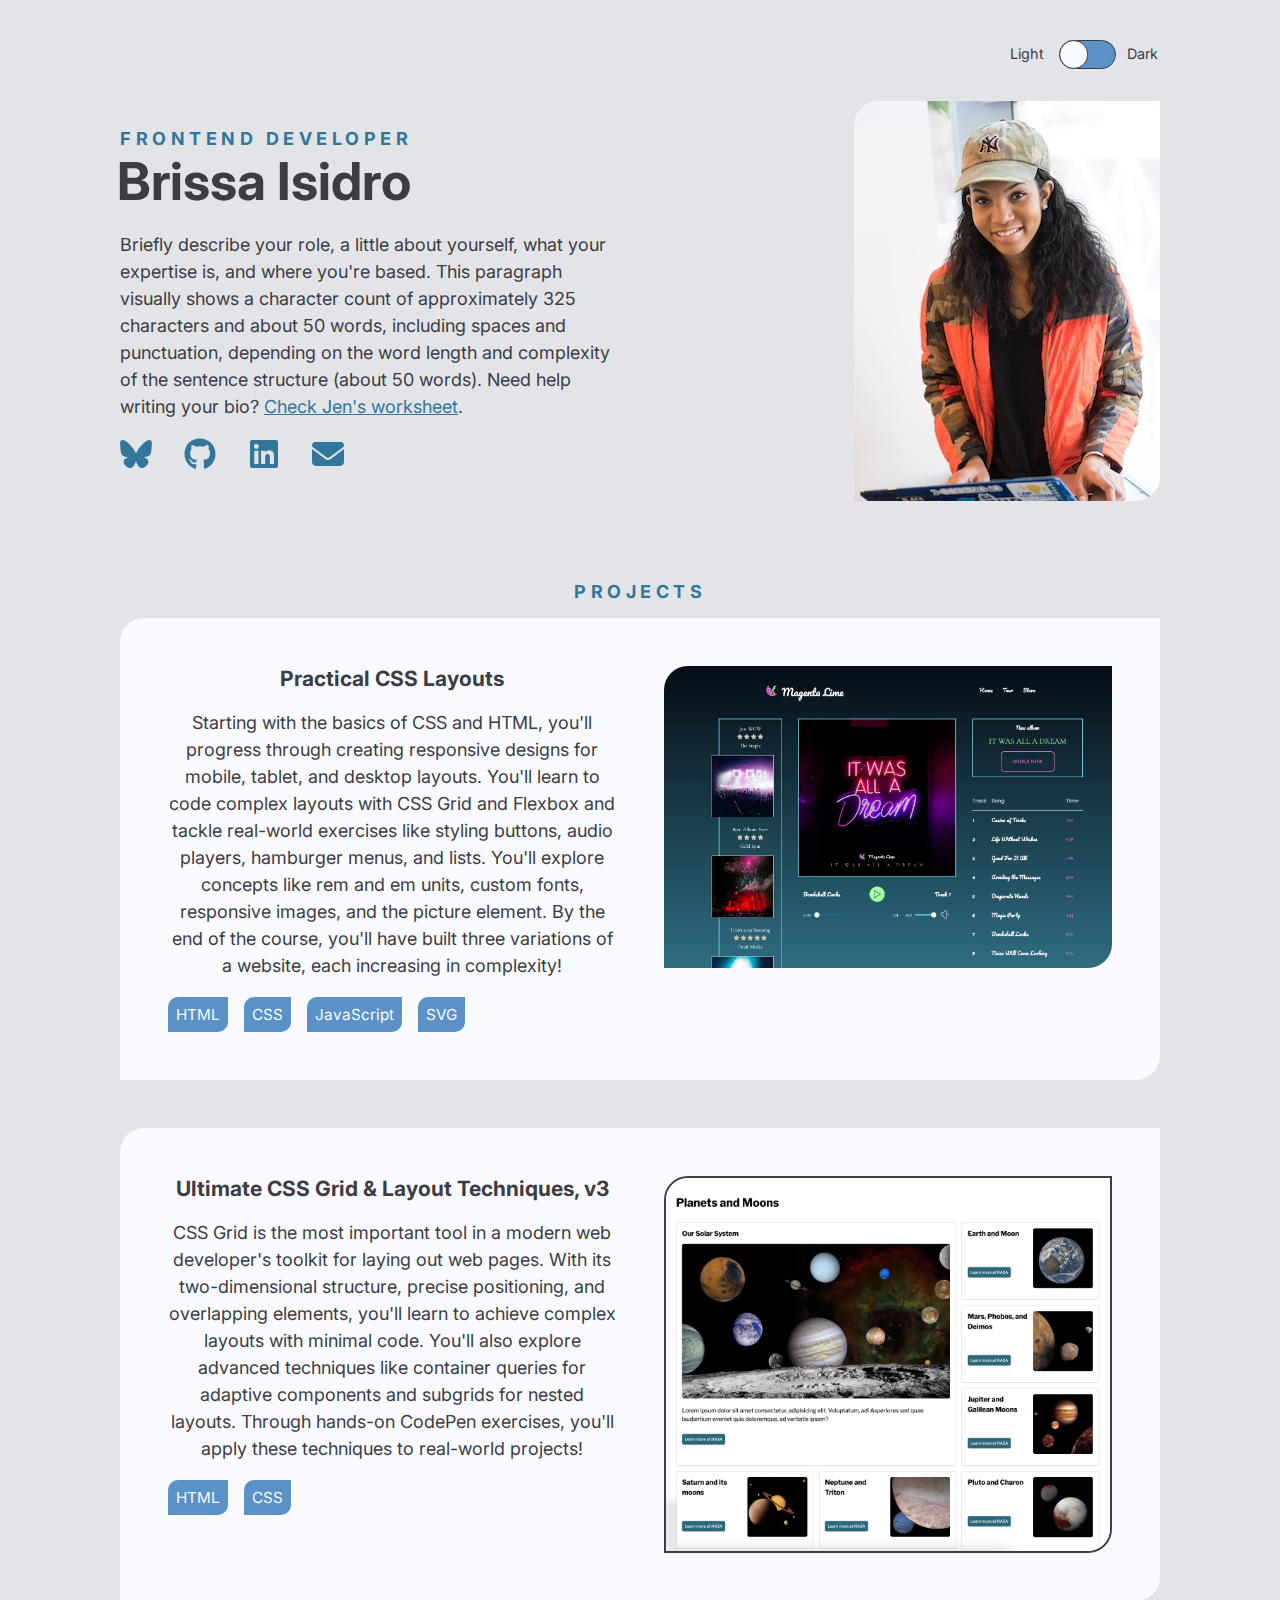
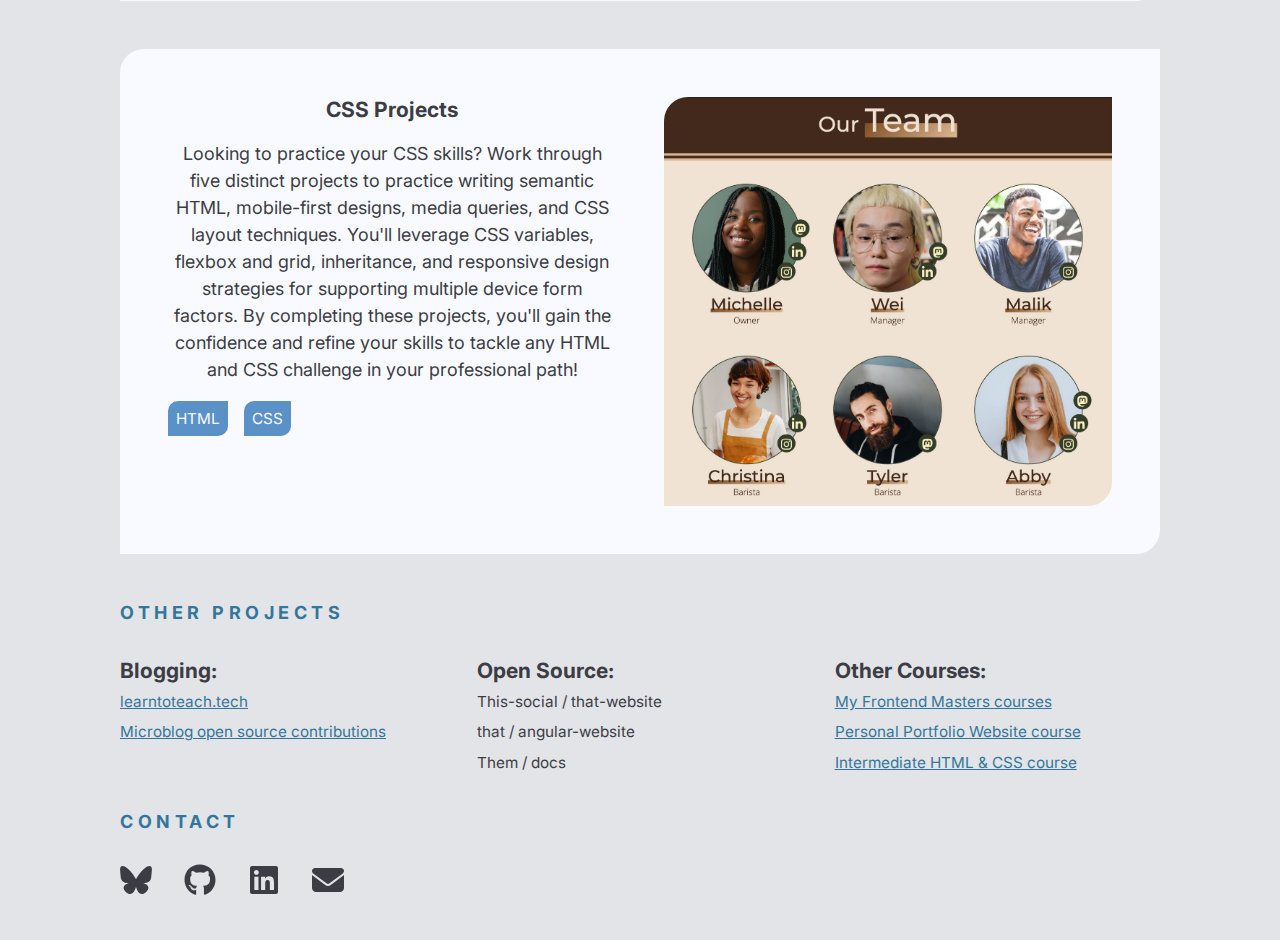
<file: portfolio-mockup/index.html>
<!DOCTYPE html>

<html lang="en">
  <head>
    <meta charset="UTF-8" />
    <meta name="viewport" content="width=device-width, initial-scale=1.0" />
    <title>Mockup Portfolio</title>

    <!-- Import fonts -->
    <link rel="preconnect" href="https://fonts.googleapis.com" />
    <link rel="preconnect" href="https://fonts.gstatic.com" crossorigin />
    <link
      href="https://fonts.googleapis.com/css2?family=Inter:ital,opsz,wght@0,14..32,100..900;1,14..32,100..900&display=swap"
      rel="stylesheet"
    />

    <!-- Import stylesheet -->
    <link rel="stylesheet" href="styles.css" />
  </head>

  <body>
    <div class="wrapper">
      <header>
        <!-- Light Dark Switch -->
        <fieldset id="mode-switcher" class="radio-switch">
          <legend>Select a color mode:</legend>
          <input
            type="radio"
            id="light"
            name="color-scheme"
            value="light"
            checked
          />
          <label for="light">Light</label>
          <input type="radio" id="dark" name="color-scheme" value="dark" />
          <label for="dark">Dark</label>
        </fieldset>
      </header>

      <article class="main-article">
        <!-- Text content and social icons -->
        <div class="text">
          <!-- My role -->
          <h2>Frontend Developer</h2>
          <!-- My name -->
          <h1>Brissa Isidro</h1>
          <!-- About me -->
          <p>
            Briefly describe your role, a little about yourself, what your
            expertise is, and where you're based. This paragraph visually shows
            a character count of approximately 325 characters and about 50
            words, including spaces and punctuation, depending on the word
            length and complexity of the sentence structure (about 50 words).
            Need help writing your bio?
            <a
              href="https://docs.google.com/document/d/1D8jbwHegkmxopPcPBbvtAPEzJ_O0KEl4dmAL00BL81o/edit?usp=sharing"
              target="_blank"
              >Check Jen's worksheet</a
            >.
          </p>

          <!-- Social Icons -->
          <ul class="icons">
            <li>
              <a href="#">
                <svg xmlns="http://www.w3.org/2000/svg" viewBox="0 0 512 512">
                  <!--!Font Awesome Free 6.7.2 by @fontawesome - https://fontawesome.com License - https://fontawesome.com/license/free Copyright 2025 Fonticons, Inc.-->
                  <title>Bluesky</title>
                  <path
                    d="M111.8 62.2C170.2 105.9 233 194.7 256 242.4c23-47.6 85.8-136.4 144.2-180.2c42.1-31.6 110.3-56 110.3 21.8c0 15.5-8.9 130.5-14.1 149.2C478.2 298 412 314.6 353.1 304.5c102.9 17.5 129.1 75.5 72.5 133.5c-107.4 110.2-154.3-27.6-166.3-62.9l0 0c-1.7-4.9-2.6-7.8-3.3-7.8s-1.6 3-3.3 7.8l0 0c-12 35.3-59 173.1-166.3 62.9c-56.5-58-30.4-116 72.5-133.5C100 314.6 33.8 298 15.7 233.1C10.4 214.4 1.5 99.4 1.5 83.9c0-77.8 68.2-53.4 110.3-21.8z"
                    class="social"
                  />
                </svg>
              </a>
            </li>
            <li>
              <a href="#">
                <svg xmlns="http://www.w3.org/2000/svg" viewBox="0 0 496 512">
                  <!--!Font Awesome Free 6.7.2 by @fontawesome - https://fontawesome.com License - https://fontawesome.com/license/free Copyright 2025 Fonticons, Inc.-->
                  <title>GitHub</title>
                  <path
                    d="M165.9 397.4c0 2-2.3 3.6-5.2 3.6-3.3 .3-5.6-1.3-5.6-3.6 0-2 2.3-3.6 5.2-3.6 3-.3 5.6 1.3 5.6 3.6zm-31.1-4.5c-.7 2 1.3 4.3 4.3 4.9 2.6 1 5.6 0 6.2-2s-1.3-4.3-4.3-5.2c-2.6-.7-5.5 .3-6.2 2.3zm44.2-1.7c-2.9 .7-4.9 2.6-4.6 4.9 .3 2 2.9 3.3 5.9 2.6 2.9-.7 4.9-2.6 4.6-4.6-.3-1.9-3-3.2-5.9-2.9zM244.8 8C106.1 8 0 113.3 0 252c0 110.9 69.8 205.8 169.5 239.2 12.8 2.3 17.3-5.6 17.3-12.1 0-6.2-.3-40.4-.3-61.4 0 0-70 15-84.7-29.8 0 0-11.4-29.1-27.8-36.6 0 0-22.9-15.7 1.6-15.4 0 0 24.9 2 38.6 25.8 21.9 38.6 58.6 27.5 72.9 20.9 2.3-16 8.8-27.1 16-33.7-55.9-6.2-112.3-14.3-112.3-110.5 0-27.5 7.6-41.3 23.6-58.9-2.6-6.5-11.1-33.3 2.6-67.9 20.9-6.5 69 27 69 27 20-5.6 41.5-8.5 62.8-8.5s42.8 2.9 62.8 8.5c0 0 48.1-33.6 69-27 13.7 34.7 5.2 61.4 2.6 67.9 16 17.7 25.8 31.5 25.8 58.9 0 96.5-58.9 104.2-114.8 110.5 9.2 7.9 17 22.9 17 46.4 0 33.7-.3 75.4-.3 83.6 0 6.5 4.6 14.4 17.3 12.1C428.2 457.8 496 362.9 496 252 496 113.3 383.5 8 244.8 8zM97.2 352.9c-1.3 1-1 3.3 .7 5.2 1.6 1.6 3.9 2.3 5.2 1 1.3-1 1-3.3-.7-5.2-1.6-1.6-3.9-2.3-5.2-1zm-10.8-8.1c-.7 1.3 .3 2.9 2.3 3.9 1.6 1 3.6 .7 4.3-.7 .7-1.3-.3-2.9-2.3-3.9-2-.6-3.6-.3-4.3 .7zm32.4 35.6c-1.6 1.3-1 4.3 1.3 6.2 2.3 2.3 5.2 2.6 6.5 1 1.3-1.3 .7-4.3-1.3-6.2-2.2-2.3-5.2-2.6-6.5-1zm-11.4-14.7c-1.6 1-1.6 3.6 0 5.9 1.6 2.3 4.3 3.3 5.6 2.3 1.6-1.3 1.6-3.9 0-6.2-1.4-2.3-4-3.3-5.6-2z"
                    class="social"
                  />
                </svg>
              </a>
            </li>
            <li>
              <a href="#">
                <svg xmlns="http://www.w3.org/2000/svg" viewBox="0 0 448 512">
                  <!--!Font Awesome Free 6.7.2 by @fontawesome - https://fontawesome.com License - https://fontawesome.com/license/free Copyright 2025 Fonticons, Inc.-->
                  <title>LinkedIn</title>
                  <path
                    d="M416 32H31.9C14.3 32 0 46.5 0 64.3v383.4C0 465.5 14.3 480 31.9 480H416c17.6 0 32-14.5 32-32.3V64.3c0-17.8-14.4-32.3-32-32.3zM135.4 416H69V202.2h66.5V416zm-33.2-243c-21.3 0-38.5-17.3-38.5-38.5S80.9 96 102.2 96c21.2 0 38.5 17.3 38.5 38.5 0 21.3-17.2 38.5-38.5 38.5zm282.1 243h-66.4V312c0-24.8-.5-56.7-34.5-56.7-34.6 0-39.9 27-39.9 54.9V416h-66.4V202.2h63.7v29.2h.9c8.9-16.8 30.6-34.5 62.9-34.5 67.2 0 79.7 44.3 79.7 101.9V416z"
                    class="social"
                  />
                </svg>
              </a>
            </li>
            <li>
              <a href="#">
                <svg xmlns="http://www.w3.org/2000/svg" viewBox="0 0 512 512">
                  <!--!Font Awesome Free 6.7.2 by @fontawesome - https://fontawesome.com License - https://fontawesome.com/license/free Copyright 2025 Fonticons, Inc.-->
                  <title>Mail</title>
                  <path
                    d="M48 64C21.5 64 0 85.5 0 112c0 15.1 7.1 29.3 19.2 38.4L236.8 313.6c11.4 8.5 27 8.5 38.4 0L492.8 150.4c12.1-9.1 19.2-23.3 19.2-38.4c0-26.5-21.5-48-48-48L48 64zM0 176L0 384c0 35.3 28.7 64 64 64l384 0c35.3 0 64-28.7 64-64l0-208L294.4 339.2c-22.8 17.1-54 17.1-76.8 0L0 176z"
                    class="social"
                  />
                </svg>
              </a>
            </li>
          </ul>
        </div>

        <!-- Profile Image -->
        <img src="./assets/fem-brissa.jpg" alt="Brissa Isidro." />
      </article>

      <main>
        <h2>Projects</h2>
        <div class="projects">
          <article class="project">
            <div class="text">
              <h3>Practical CSS Layouts</h3>
              <p>
                Starting with the basics of CSS and HTML, you'll progress
                through creating responsive designs for mobile, tablet, and
                desktop layouts. You'll learn to code complex layouts with CSS
                Grid and Flexbox and tackle real-world exercises like styling
                buttons, audio players, hamburger menus, and lists. You'll
                explore concepts like rem and em units, custom fonts, responsive
                images, and the picture element. By the end of the course,
                you'll have built three variations of a website, each increasing
                in complexity!
              </p>
              <ul>
                <li>HTML</li>
                <li>CSS</li>
                <li>JavaScript</li>
                <li>SVG</li>
              </ul>
            </div>
            <img
              src="./assets/fem-maglime.jpg"
              alt="Magenta Lime layout, featuring albums, reviews, a playlist, and an audio interface."
            />
          </article>

          <article class="project">
            <div class="text">
              <h3>Ultimate CSS Grid & Layout Techniques, v3</h3>
              <p>
                CSS Grid is the most important tool in a modern web developer's
                toolkit for laying out web pages. With its two-dimensional
                structure, precise positioning, and overlapping elements, you'll
                learn to achieve complex layouts with minimal code. You'll also
                explore advanced techniques like container queries for adaptive
                components and subgrids for nested layouts. Through hands-on
                CodePen exercises, you'll apply these techniques to real-world
                projects!
              </p>
              <ul>
                <li>HTML</li>
                <li>CSS</li>
              </ul>
            </div>
            <img
              src="./assets/fem-grid.jpg"
              alt="Grid-based layout with 3 columns and 4 rows, some merged, featuring planets and moons."
              class="img-border"
            />
          </article>

          <article class="project">
            <div class="text">
              <h3>CSS Projects</h3>
              <p>
                Looking to practice your CSS skills? Work through five distinct
                projects to practice writing semantic HTML, mobile-first
                designs, media queries, and CSS layout techniques. You'll
                leverage CSS variables, flexbox and grid, inheritance, and
                responsive design strategies for supporting multiple device form
                factors. By completing these projects, you'll gain the
                confidence and refine your skills to tackle any HTML and CSS
                challenge in your professional path!
              </p>
              <ul>
                <li>HTML</li>
                <li>CSS</li>
              </ul>
            </div>
            <img
              src="./assets/fem-projects.jpg"
              alt="Our Team page featuring 6 images of people in 2 rows with social media icons overlapping each image."
            />
          </article>
        </div>
      </main>

      <footer>
        <h2>Other Projects</h2>

        <div class="footer-text">
          <div class="footer-text-box">
            <h3>Blogging:</h3>
            <ul>
              <li>
                <a href="https://learntoteach.tech/" target="_blank">
                  learntoteach.tech
                </a>
              </li>
              <li>
                <a href="https://github.com/microdotblog" target="_blank">
                  Microblog open source contributions
                </a>
              </li>
            </ul>
          </div>

          <div class="footer-text-box">
            <h3>Open Source:</h3>
            <ul>
              <li>This-social / that-website</li>
              <li>that / angular-website</li>
              <li>Them / docs</li>
            </ul>
          </div>

          <div class="footer-text-box">
            <h3>Other Courses:</h3>
            <ul>
              <li>
                <a
                  href="https://frontendmasters.com/teachers/jen-kramer/"
                  target="_blank"
                >
                  My Frontend Masters courses
                </a>
              </li>
              <li>
                <a
                  href="https://frontendmasters.com/courses/portfolio-website/"
                  target="_blank"
                >
                  Personal Portfolio Website course
                </a>
              </li>
              <li>
                <a
                  href="https://frontendmasters.com/courses/intermediate-html-css/"
                  target="_blank"
                >
                  Intermediate HTML &amp; CSS course
                </a>
              </li>
            </ul>
          </div>
        </div>

        <h2>Contact</h2>

        <ul class="icons">
          <li>
            <a href="https://bsky.app/profile/jenkramer.org" target="_blank">
              <svg xmlns="http://www.w3.org/2000/svg" viewBox="0 0 512 512">
                <!--!Font Awesome Free 6.7.2 by @fontawesome - https://fontawesome.com License - https://fontawesome.com/license/free Copyright 2025 Fonticons, Inc.-->
                <title>Bluesky</title>
                <path
                  d="M111.8 62.2C170.2 105.9 233 194.7 256 242.4c23-47.6 85.8-136.4 144.2-180.2c42.1-31.6 110.3-56 110.3 21.8c0 15.5-8.9 130.5-14.1 149.2C478.2 298 412 314.6 353.1 304.5c102.9 17.5 129.1 75.5 72.5 133.5c-107.4 110.2-154.3-27.6-166.3-62.9l0 0c-1.7-4.9-2.6-7.8-3.3-7.8s-1.6 3-3.3 7.8l0 0c-12 35.3-59 173.1-166.3 62.9c-56.5-58-30.4-116 72.5-133.5C100 314.6 33.8 298 15.7 233.1C10.4 214.4 1.5 99.4 1.5 83.9c0-77.8 68.2-53.4 110.3-21.8z"
                  class="social"
                />
              </svg>
            </a>
          </li>
          <li>
            <a href="https://www.github.com/jen4web" target="_blank">
              <svg xmlns="http://www.w3.org/2000/svg" viewBox="0 0 496 512">
                <!--!Font Awesome Free 6.7.2 by @fontawesome - https://fontawesome.com License - https://fontawesome.com/license/free Copyright 2025 Fonticons, Inc.-->
                <title>GitHub</title>
                <path
                  d="M165.9 397.4c0 2-2.3 3.6-5.2 3.6-3.3 .3-5.6-1.3-5.6-3.6 0-2 2.3-3.6 5.2-3.6 3-.3 5.6 1.3 5.6 3.6zm-31.1-4.5c-.7 2 1.3 4.3 4.3 4.9 2.6 1 5.6 0 6.2-2s-1.3-4.3-4.3-5.2c-2.6-.7-5.5 .3-6.2 2.3zm44.2-1.7c-2.9 .7-4.9 2.6-4.6 4.9 .3 2 2.9 3.3 5.9 2.6 2.9-.7 4.9-2.6 4.6-4.6-.3-1.9-3-3.2-5.9-2.9zM244.8 8C106.1 8 0 113.3 0 252c0 110.9 69.8 205.8 169.5 239.2 12.8 2.3 17.3-5.6 17.3-12.1 0-6.2-.3-40.4-.3-61.4 0 0-70 15-84.7-29.8 0 0-11.4-29.1-27.8-36.6 0 0-22.9-15.7 1.6-15.4 0 0 24.9 2 38.6 25.8 21.9 38.6 58.6 27.5 72.9 20.9 2.3-16 8.8-27.1 16-33.7-55.9-6.2-112.3-14.3-112.3-110.5 0-27.5 7.6-41.3 23.6-58.9-2.6-6.5-11.1-33.3 2.6-67.9 20.9-6.5 69 27 69 27 20-5.6 41.5-8.5 62.8-8.5s42.8 2.9 62.8 8.5c0 0 48.1-33.6 69-27 13.7 34.7 5.2 61.4 2.6 67.9 16 17.7 25.8 31.5 25.8 58.9 0 96.5-58.9 104.2-114.8 110.5 9.2 7.9 17 22.9 17 46.4 0 33.7-.3 75.4-.3 83.6 0 6.5 4.6 14.4 17.3 12.1C428.2 457.8 496 362.9 496 252 496 113.3 383.5 8 244.8 8zM97.2 352.9c-1.3 1-1 3.3 .7 5.2 1.6 1.6 3.9 2.3 5.2 1 1.3-1 1-3.3-.7-5.2-1.6-1.6-3.9-2.3-5.2-1zm-10.8-8.1c-.7 1.3 .3 2.9 2.3 3.9 1.6 1 3.6 .7 4.3-.7 .7-1.3-.3-2.9-2.3-3.9-2-.6-3.6-.3-4.3 .7zm32.4 35.6c-1.6 1.3-1 4.3 1.3 6.2 2.3 2.3 5.2 2.6 6.5 1 1.3-1.3 .7-4.3-1.3-6.2-2.2-2.3-5.2-2.6-6.5-1zm-11.4-14.7c-1.6 1-1.6 3.6 0 5.9 1.6 2.3 4.3 3.3 5.6 2.3 1.6-1.3 1.6-3.9 0-6.2-1.4-2.3-4-3.3-5.6-2z"
                  class="social"
                />
              </svg>
            </a>
          </li>
          <li>
            <a href="https://www.linkedin.com/in/jen4web" target="_blank">
              <svg xmlns="http://www.w3.org/2000/svg" viewBox="0 0 448 512">
                <!--!Font Awesome Free 6.7.2 by @fontawesome - https://fontawesome.com License - https://fontawesome.com/license/free Copyright 2025 Fonticons, Inc.-->
                <title>LinkedIn</title>
                <path
                  d="M416 32H31.9C14.3 32 0 46.5 0 64.3v383.4C0 465.5 14.3 480 31.9 480H416c17.6 0 32-14.5 32-32.3V64.3c0-17.8-14.4-32.3-32-32.3zM135.4 416H69V202.2h66.5V416zm-33.2-243c-21.3 0-38.5-17.3-38.5-38.5S80.9 96 102.2 96c21.2 0 38.5 17.3 38.5 38.5 0 21.3-17.2 38.5-38.5 38.5zm282.1 243h-66.4V312c0-24.8-.5-56.7-34.5-56.7-34.6 0-39.9 27-39.9 54.9V416h-66.4V202.2h63.7v29.2h.9c8.9-16.8 30.6-34.5 62.9-34.5 67.2 0 79.7 44.3 79.7 101.9V416z"
                  class="social"
                />
              </svg>
            </a>
          </li>
          <li>
            <a href="mailto:brissa@example.com">
              <svg xmlns="http://www.w3.org/2000/svg" viewBox="0 0 512 512">
                <!--!Font Awesome Free 6.7.2 by @fontawesome - https://fontawesome.com License - https://fontawesome.com/license/free Copyright 2025 Fonticons, Inc.-->
                <title>Mail</title>
                <path
                  d="M48 64C21.5 64 0 85.5 0 112c0 15.1 7.1 29.3 19.2 38.4L236.8 313.6c11.4 8.5 27 8.5 38.4 0L492.8 150.4c12.1-9.1 19.2-23.3 19.2-38.4c0-26.5-21.5-48-48-48L48 64zM0 176L0 384c0 35.3 28.7 64 64 64l384 0c35.3 0 64-28.7 64-64l0-208L294.4 339.2c-22.8 17.1-54 17.1-76.8 0L0 176z"
                  class="social"
                />
              </svg>
            </a>
          </li>
        </ul>
      </footer>
    </div>
  </body>
</html>
</file>
<file: portfolio-mockup/styles.css>
/* Starting variables for the site. */
:root {
  /* colors */
  --white: #f9faff;
  --platinum: #e3e4e8;
  --windsurfing: #32779b;
  --marina: #5a91c7;
  --gray: #9a9a9a;
  --onyx: #3c3d44;
  --charcoal: #343c47;
  --ld-bkgd: light-dark(var(--platinum), var(--charcoal));
  --ld-text: light-dark(var(--onyx), var(--white));
  --ld-projects: light-dark(var(--white), #2e313d);
  --ld-blue: light-dark(var(--windsurfing), #6dadd0);
  /* border radius */
  --corners: 24px 0;
  --corners-sm: 10px 0;
  /* font */
  --base-font-size: 1rem;
}

/* Set the box sizing to border-box for layouts. */
html {
  box-sizing: border-box;
  color-scheme: light dark;
}

html:has(#mode-switcher #light:checked) {
  color-scheme: light;
}
html:has(#mode-switcher #dark:checked) {
  color-scheme: dark;
}

*,
*::before,
*::after {
  box-sizing: inherit;
}

/* Basic page set to our font size and font family. */
body {
  font-size: var(--base-font-size);
  font-family: "Inter", sans-serif;
  background-color: var(--ld-bkgd);
  color: var(--ld-text);
}

/* Main wrapper styling. */
.wrapper {
  max-width: 1200px;
  margin: 0 auto;
  padding: 1rem;
}

/* Header styling. */
h1,
h2,
h3,
h4,
h5,
h6 {
  margin: 0;
}

h1 {
  font-size: calc(var(--base-font-size) * 2.9);
}

h2 {
  font-size: calc(var(--base-font-size));
  text-transform: uppercase;
  color: var(--ld-blue);
  letter-spacing: 0.25em;
}

/* Text element styling. */
p {
  line-height: 1.5;
}

a {
  color: var(--ld-blue);
}
a:hover {
  color: var(--marina);
}

/* Make sure images don't exceed the width of the window. */
img {
  max-width: 100%;
  border-radius: var(--corners);
}

/* svg social icon bar */
.icons {
  list-style-type: none;
  margin: 0;
  padding: 0;
  display: flex;
  flex-flow: row wrap;
  align-items: flex-end;
  justify-content: center;
  gap: 2rem;
}

ul svg {
  width: 32px;
  height: 32px;
}

.social {
  fill: var(--ld-blue);
}
.social:hover {
  fill: var(--marina);
}

/* About me layout styling */
.main-article {
  display: grid;
  grid-template-columns: 1fr;
  gap: 2rem;
  text-align: center;
}

.main-article img {
  margin: 0 auto;
  object-fit: cover;
  object-position: top;
  height: 175px;
  width: 300px;
  overflow: hidden;
}

/* Projects section */

main {
  margin-top: 5rem;
  margin-bottom: 3rem;
  text-align: center;
}

main h2 {
  margin: 1rem 0;
}

.projects {
  display: flex;
  flex-flow: column nowrap;
  gap: 3rem;
}

.project {
  background-color: var(--ld-projects);
  padding: 3rem;
  border-radius: var(--corners);
  display: grid;
  grid-template-columns: 1fr;
  gap: 3rem;
}

.project ul {
  list-style-type: none;
  margin: 0;
  padding: 0;
  display: flex;
  flex-flow: row wrap;
  justify-content: center;
  gap: 1rem;
}

.project li {
  background-color: var(--marina);
  color: var(--white);
  padding: 0.5rem;
  border-radius: var(--corners-sm);
  font-size: calc(var(--base-font-size) * 0.85);
}

.project img {
  grid-row: 1/2;
}

.img-border {
  border: 2px solid var(--onyx);
}

/* Footer styling */

footer {
  text-align: center;
}

footer h2 {
  margin: 2rem 0;
}

.footer-text {
  line-height: 1.5;
  display: grid;
  grid-template-columns: 1fr;
  gap: 2rem;
}

.footer-text-box ul {
  font-size: calc(var(--base-font-size) * 0.85);
  list-style-type: none;
  margin: 0;
  padding: 0;
}

.footer-text-box li {
  line-height: 2;
}

footer .social {
  fill: var(--ld-text);
}

/* Light/Dark radio switch */

/* 
 * Stolen from a codepen by Scott Ohara 
 * Source: https://codepen.io/scottohara/pen/zLZwNv
 */
@layer switch {
  /* Get rid of the fieldset styling and keep this all on a single line. */
  .radio-switch {
    border: none;
    padding: 0;
    white-space: nowrap;
    display: flex;
    justify-content: center;
    margin-bottom: 2rem;
  }

  /* Radio button groups often benefit from a legend to provide context as to what the different options pertain to. Ideally this would be visible to all users, but you know... */
  .radio-switch legend {
    font-size: 2px;
    opacity: 0;
    position: absolute;
  }

  /* Relative labels to help position the pseudo elements the z-index will be handy later, when the labels that overlap the visual switch UI need to be adjusted to allow for a user to toggle the switch without having to move their mouse/finger to the different sides of the UI. */
  .radio-switch label {
    display: inline-block;
    line-height: 2;
    font-size: 0.9rem;
    position: relative;
    z-index: 2;
  }

  /* Inputs set to opacity 0 are still accessible. Apparently there can be issues targetting inputs with Dragon speech recognition software if you use the typical 'visually-hidden' class...so might as well just avoid that issue... */
  .radio-switch input {
    opacity: 0;
    position: absolute;
  }

  /* A 2 option toggle can only have 2 options...so instead of adding more classes, i'm just going to use some structural pseudo-classes to target them... cause why let all that good work go to waste?!

  The large padding is used to position the labels on top of the visual UI, so the switch UI itself can be mouse clicked or finger tapped to toggle the current option. */
  .radio-switch label:first-of-type {
    padding-right: 5em;
  }

  .radio-switch label:last-child {
    margin-left: -4.25em;
    padding-left: 5em;
  }

  /* Oh focus within, I can't wait for you to have even more support. But you'll never be in IE11, so we're going to need a polyfill for you for a bit... */
  .radio-switch:focus-within label:first-of-type:after {
    box-shadow: 0 0 0 2px var(--white), 0 0 0 4px var(--marina);
  }

  /* making the switch UI  */
  .radio-switch label:first-of-type:before,
  .radio-switch label:first-of-type:after {
    border: 1px solid var(--onyx);
    content: "";
    height: 2em;
    overflow: hidden;
    pointer-events: none;
    position: absolute;
    vertical-align: middle;
  }

  .radio-switch label:first-of-type:before {
    background: var(--white);
    border: 1px solid var(--onyx);
    border-radius: 100%;
    position: absolute;
    right: -0.075em;
    transform: translateX(0em);
    transition: transform 0.2s ease-in-out;
    width: 2em;
    z-index: 2;
  }

  .radio-switch label:first-of-type:after {
    background: #777;
    border-radius: 1em;
    margin: 0 1em;
    transition: background 0.2s ease-in-out;
    width: 4em;
  }

  /* Visually change the switch UI to match the checked state of the first radio button. */
  .radio-switch input:first-of-type:checked ~ label:first-of-type:after {
    background: var(--marina);
  }

  .radio-switch input:first-of-type:checked ~ label:first-of-type:before {
    transform: translateX(-2em);
  }

  /* Move the 2nd label to have a lower z-index, so when that option is toggled, the first label will overlay on top of the Switch ui, and the switch can be pressed again to toggle back to the previous state. */
  .radio-switch input:last-of-type:checked ~ label:last-of-type {
    z-index: 1;
  }
}

/* Tablet/Desktop styling */
@media (min-width: 750px) {
  :root {
    --base-font-size: 1.125rem;
  }

  h1 {
    margin-left: -3px;
  }

  .wrapper {
    padding-block: 2rem;
    padding-inline: 5rem;
  }

  .radio-switch {
    justify-content: flex-end;
  }

  .icons {
    justify-content: flex-start;
  }

  .main-article {
    grid-template-columns: 1fr 1fr;
    align-items: center;
    text-align: left;
  }

  .main-article img {
    width: auto;
    height: auto;
    max-height: 400px;
    margin: 0 0 0 auto;
    object-fit: none;
    object-position: none;
    overflow: auto;
  }

  footer {
    text-align: left;
  }

  .footer-text {
    grid-template-columns: repeat(3, 1fr);
  }
}

@media (min-width: 850px) {
  .project {
    grid-template-columns: 1fr 1fr;
  }

  .project img {
    grid-row: auto;
  }

  .project ul {
    justify-content: flex-start;
    flex-wrap: nowrap;
  }
}
</file>
